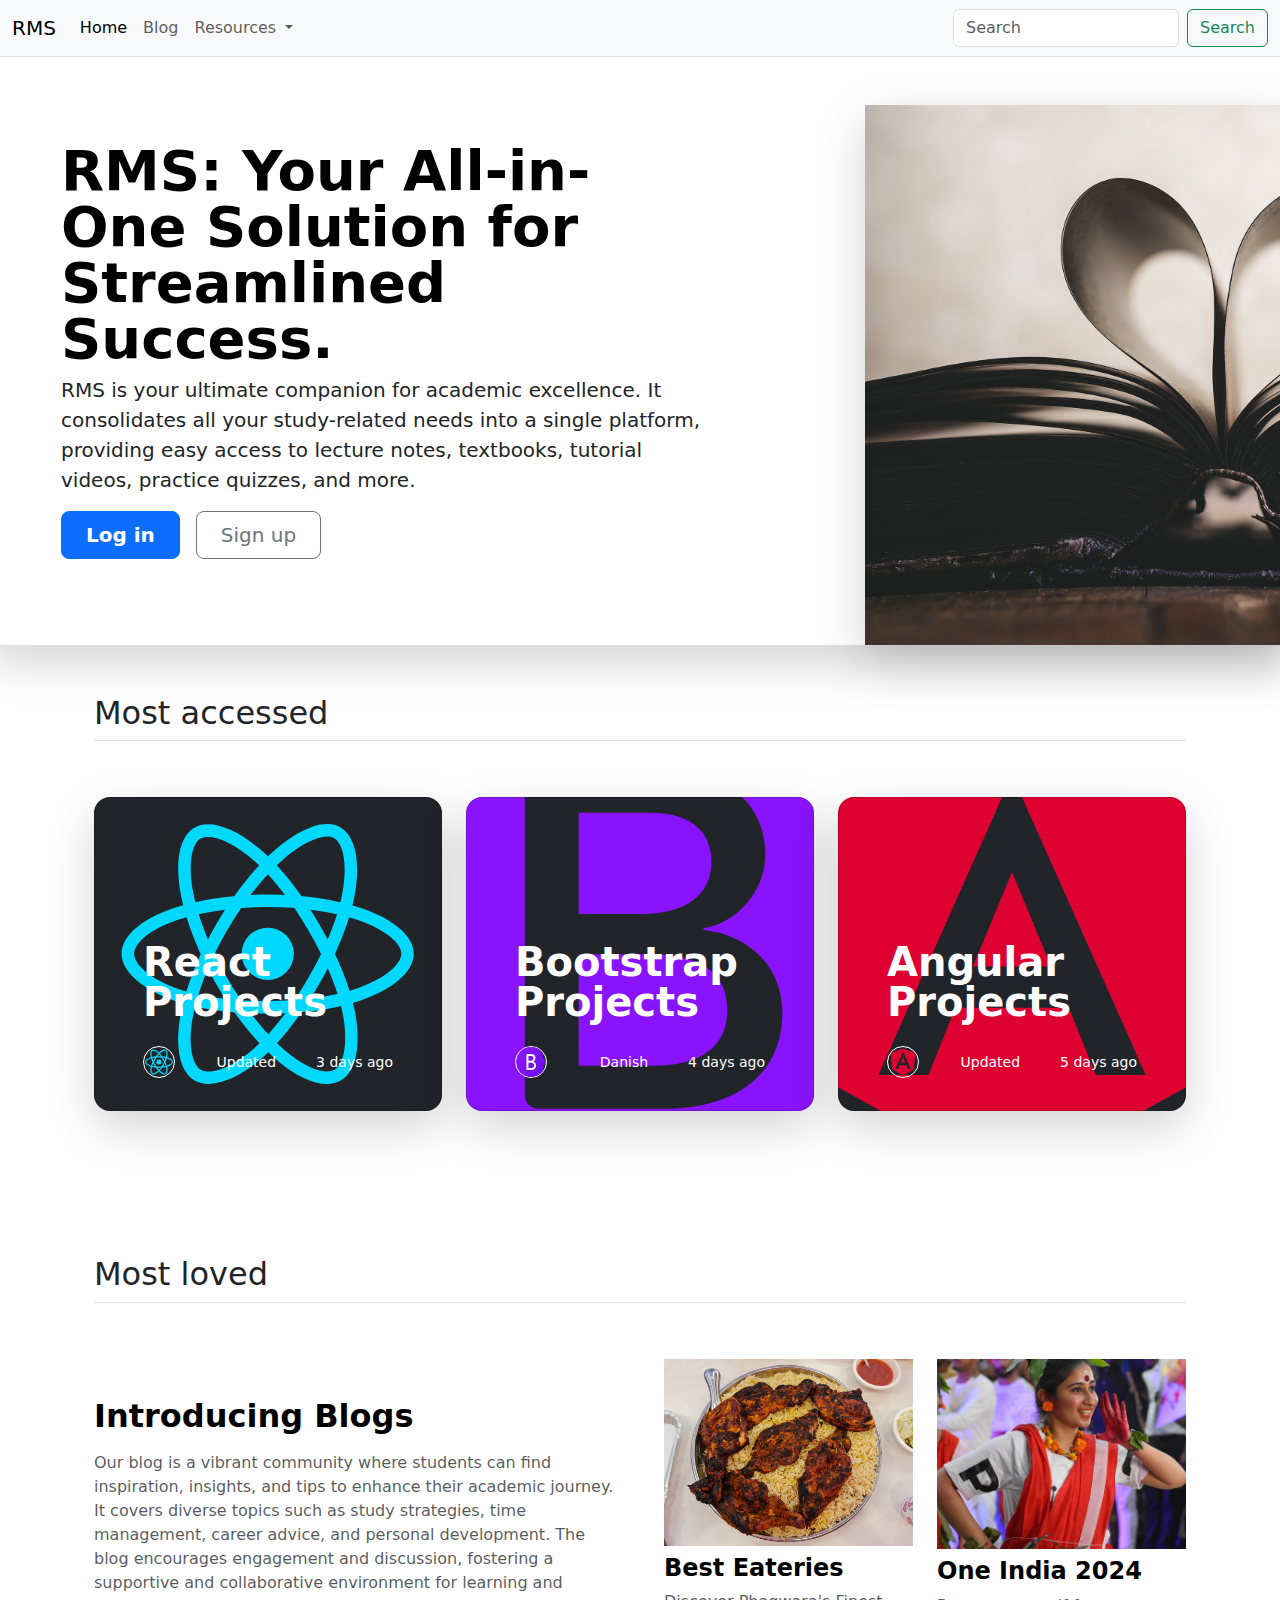
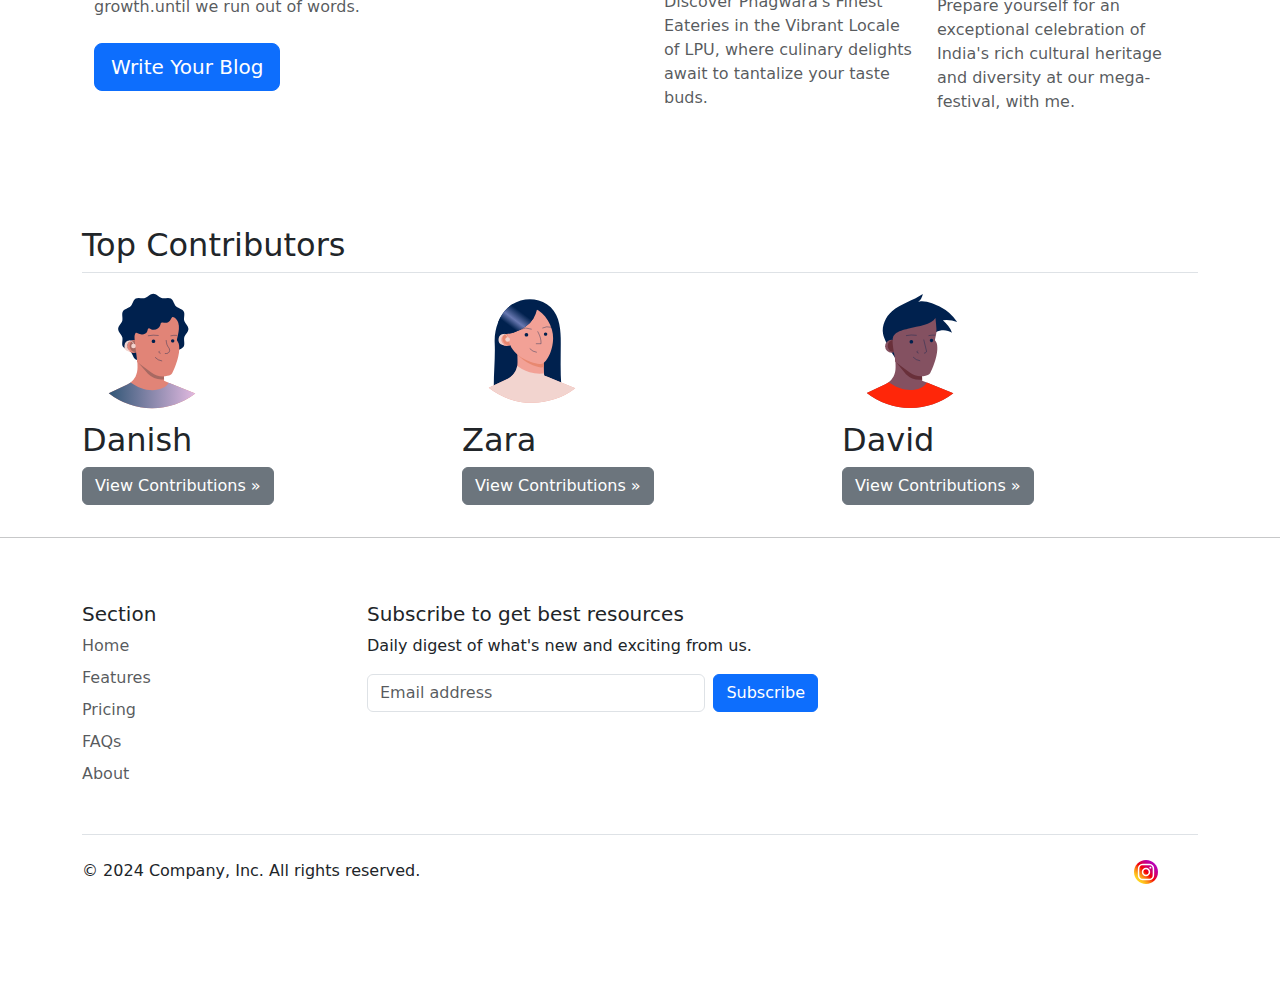
<file: index.html>
<!DOCTYPE html>
<html lang="en">
<head>
    <meta charset="UTF-8">
    <meta name="viewport" content="width=device-width, initial-scale=1.0">
    <title>RMS </title>
    <link href="https://cdn.jsdelivr.net/npm/bootstrap@5.3.3/dist/css/bootstrap.min.css" rel="stylesheet" integrity="sha384-QWTKZyjpPEjISv5WaRU9OFeRpok6YctnYmDr5pNlyT2bRjXh0JMhjY6hW+ALEwIH" crossorigin="anonymous">


</head>
<body>
<!-- navbar -->

<nav class="navbar navbar-expand-lg bg-body-tertiary">
    <div class="container-fluid">
      <a class="navbar-brand" href="index.html">RMS</a>
      <button class="navbar-toggler" type="button" data-bs-toggle="collapse" data-bs-target="#navbarScroll" aria-controls="navbarScroll" aria-expanded="false" aria-label="Toggle navigation">
        <span class="navbar-toggler-icon"></span>
      </button>
      <div class="collapse navbar-collapse" id="navbarScroll">
        <ul class="navbar-nav me-auto my-2 my-lg-0 navbar-nav-scroll" style="--bs-scroll-height: 100px;">
          <li class="nav-item">
            <a class="nav-link active" aria-current="page" href="index.html">Home</a>
          </li>
          <li class="nav-item">
            <a class="nav-link" href="blog.html">Blog</a>
          </li>
          <li class="nav-item dropdown">
            <a class="nav-link dropdown-toggle" href="#" role="button" data-bs-toggle="dropdown" aria-expanded="false">
              Resources
            </a>
            <ul class="dropdown-menu">
              <li><a class="dropdown-item" href="resources.html">B.Tech </a></li>
              <li><a class="dropdown-item" href="resources.html">Pharmacy</a></li>
              <li><a class="dropdown-item" href="resources.html">Agriculture</a></li>
              <li><hr class="dropdown-divider"></li>
              <li><a class="dropdown-item" href="resources.html">All resources</a></li>
            </ul>
          </li>
          
        </ul>
        <form class="d-flex" role="search">
          <input class="form-control me-2" type="search" placeholder="Search" aria-label="Search">
          <button class="btn btn-outline-success" type="submit">Search</button>
        </form>

        

      </div>
    </div>
  </nav>




  <!-- hero -->
  <div class="row p-4 pb-0 pe-lg-0 pt-lg-5 align-items-center rounded-3 border shadow-lg">
    <div class="col-lg-7 p-3 p-lg-5 pt-lg-3">
      <h1 class="display-4 fw-bold lh-1 text-body-emphasis">RMS: Your All-in-One Solution for Streamlined Success.</h1>
      <p class="lead">RMS is your ultimate companion for academic excellence. It consolidates all your study-related needs into a single platform, providing easy access to lecture notes, textbooks, tutorial videos, practice quizzes, and more.</p>
      <div class="d-grid gap-2 d-md-flex justify-content-md-start mb-4 mb-lg-3">
        <a href="login.html" class="btn btn-primary btn-lg px-4 me-md-2 fw-bold">Log in</a>

        <a href="signup.html" class="btn btn-outline-secondary btn-lg px-4"> Sign up</a>
      </div>
    </div>
    <div class="col-lg-4 offset-lg-1 p-0 overflow-hidden shadow-lg">
        <img class="rounded-lg-3" src="./Images/paperHeart.jpg" alt="" width="720">
    </div>
  </div>

  <!-- cards -->
  <div class="container px-4 py-5" id="custom-cards">
    <h2 class="pb-2 border-bottom">Most accessed</h2>

    <div class="row row-cols-1 row-cols-lg-3 align-items-stretch g-4 py-5">
      <div class="col">
        <div class="card card-cover h-100 overflow-hidden text-bg-dark rounded-4 shadow-lg" style="background-image: url('./Images/react.svg'); height: 10px; background-repeat: no-repeat; background-position: center;";>
          <div class="d-flex flex-column h-100 p-5 pb-3 text-white text-shadow-1">
            <h3 class="pt-5 mt-5 mb-4 display-6 lh-1 fw-bold">React Projects</h3>
            <ul class="d-flex list-unstyled mt-auto">
              <li class="me-auto">
                <img src="./Images/react.svg" alt="Bootstrap" width="32" height="32" class="rounded-circle border border-white">
              </li>
              <li class="d-flex align-items-center me-3">
                <svg class="bi me-2" width="1em" height="1em"><use xlink:href="#geo-fill"></use></svg>
                <small>Updated</small>
              </li>
              <li class="d-flex align-items-center">
                <svg class="bi me-2" width="1em" height="1em"><use xlink:href="#calendar3"></use></svg>
                <small>3 days ago</small>
              </li>
            </ul>
          </div>
        </div>
      </div>

      <div class="col">
        <div class="card card-cover h-100 overflow-hidden text-bg-dark rounded-4 shadow-lg" style="background-image: url('./Images/bootstrap-fill-svgrepo-com.svg'); height: 5px; background-repeat: no-repeat; background-position: center;">
          <div class="d-flex flex-column h-100 p-5 pb-3 text-white text-shadow-1">
            <h3 class="pt-5 mt-5 mb-4 display-6 lh-1 fw-bold">Bootstrap Projects</h3>
            <ul class="d-flex list-unstyled mt-auto">
              <li class="me-auto">
                <img src="./Images/Bootstrap_logo.svg" alt="Bootstrap" width="32" height="32" class="rounded-circle border border-white">
              </li>
              <li class="d-flex align-items-center me-3">
                <svg class="bi me-2" width="1em" height="1em"><use xlink:href="#geo-fill"></use></svg>
                <small>Danish</small>
              </li>
              <li class="d-flex align-items-center">
                <svg class="bi me-2" width="1em" height="1em"><use xlink:href="#calendar3"></use></svg>
                <small>4 days ago</small>
              </li>
            </ul>
          </div>
        </div>
      </div>

      <div class="col">
        <div class="card card-cover h-100 overflow-hidden text-bg-dark rounded-4 shadow-lg" style="background-image: url('./Images/angular.svg'); height: 10px; background-repeat: no-repeat; background-position: center;">
          <div class="d-flex flex-column h-100 p-5 pb-3 text-shadow-1">
            <h3 class="pt-5 mt-5 mb-4 display-6 lh-1 fw-bold">Angular Projects</h3>
            <ul class="d-flex list-unstyled mt-auto">
              <li class="me-auto">
                <img src="./Images/angular.svg" alt="Bootstrap" width="32" height="32" class="rounded-circle border border-white">
              </li>
              <li class="d-flex align-items-center me-3">
                <svg class="bi me-2" width="1em" height="1em"><use xlink:href="#geo-fill"></use></svg>
                <small>Updated</small>
              </li>
              <li class="d-flex align-items-center">
                <svg class="bi me-2" width="1em" height="1em"><use xlink:href="#calendar3"></use></svg>
                <small>5 days ago</small>
              </li>
            </ul>
          </div>
        </div>

        
      </div>
    </div>
  </div>

 <!-- blog section -->
 <div class="container px-4 py-5">
    <h2 class="pb-2 border-bottom">Most loved</h2>

    <div class="row row-cols-1 row-cols-md-2 align-items-md-center g-5 py-5">
      <div class="col d-flex flex-column align-items-start gap-2">
        <h2 class="fw-bold text-body-emphasis">Introducing Blogs</h2>
        <p class="text-body-secondary">Our blog is a vibrant community where students can find inspiration, insights, and tips to enhance their academic journey. It covers diverse topics such as study strategies, time management, career advice, and personal development. The blog encourages engagement and discussion, fostering a supportive and collaborative environment for learning and growth.until we run out of words.</p>
        <a href="blog.html" class="btn btn-primary btn-lg">Write Your Blog</a>
      </div>

      <div class="col">
        <div class="row row-cols-1 row-cols-sm-2 g-4">
          <div class="col d-flex flex-column gap-2">
            
            <img src="./Images/mandi.jpg" alt="" srcset="">
            <h4 class="fw-semibold mb-0 text-body-emphasis">Best Eateries</h4>
            <p class="text-body-secondary">Discover Phagwara's Finest Eateries in the Vibrant Locale of LPU, where culinary delights await to tantalize your taste buds. </p>
          </div>

          <div class="col d-flex flex-column gap-2">
            <img src="./Images/oneindia01.jpg" alt="" srcset="">
            <h4 class="fw-semibold mb-0 text-body-emphasis">One India 2024</h4>
            <p class="text-body-secondary">Prepare yourself for an exceptional celebration of India's rich cultural heritage and diversity at our mega-festival, with me.</p>
          </div>

          <!-- <div class="col d-flex flex-column gap-2">
            <img src="./Images/kpop.jpg" alt="" srcset="">
            <h4 class="fw-semibold mb-0 text-body-emphasis">KPOP Event</h4>
            <p class="text-body-secondary"> Get ready to immerse yourself in the pulsating beats, mesmerizing choreography, and infectious energy that define the K-Pop universe.</p>
          </div>

          <div class="col d-flex flex-column gap-2">
            <img src="./Images/record.jpg" alt="" srcset="">
            <h4 class="fw-semibold mb-0 text-body-emphasis">World Record </h4>
            <p class="text-body-secondary">Indulge Your Sweet Tooth: Exploring the World's Largest Display of Macarons! Enjoy the sweet success with me.</p>
          </div> -->
        </div>
      </div>
    </div>
  </div>
  

  <!-- top contributors -->
  <div class="container marketing"> 
    <h2 class="pb-2 border-bottom">Top Contributors</h2>
    <!-- Three columns of text below the carousel -->
    <div class="row">
      <div class="col-lg-4">
        <img src="./Images/avatar3.svg" alt="" srcset="" style="height: 140px;">
      
        <h2 class="fw-normal">Danish </h2>
        <!-- <p>Some representative placeholder content for the three columns of text below the carousel. This is the first column.</p> -->
        <p><a class="btn btn-secondary" href="#">View Contributions »</a></p>
      </div><!-- /.col-lg-4 -->
      <div class="col-lg-4">
        <img src="./Images/avatar2g.svg" alt="" srcset="" style="height: 140px;">
   
        <h2 class="fw-normal">Zara</h2>
        <!-- <p>Another exciting bit of representative placeholder content. This time, we've moved on to the second column.</p> -->
        <p><a class="btn btn-secondary" href="#">View Contributions »</a></p>
      </div><!-- /.col-lg-4 -->
      <div class="col-lg-4">
        <img src="./Images/avatar1.svg" alt="" srcset="" style="height: 140px;">

     
        <h2 class="fw-normal">David</h2>
        <!-- <p>And lastly this, the third column of representative placeholder content.</p> -->
        <p><a class="btn btn-secondary" href="#">View Contributions »</a></p>
      </div><!-- /.col-lg-4 -->
    </div><!-- /.row -->

    


    <!-- <hr class="featurette-divider"> -->

    </div>

    <hr class="featurette-divider">

    <!-- /END THE FEATURETTES -->

  </div>
  

  <!-- footer -->
  <div class="container">
    <footer class="py-5">
      <div class="row">
        <div class="col-6 col-md-2 mb-3">
          <h5>Section</h5>
          <ul class="nav flex-column">
            <li class="nav-item mb-2"><a href="#" class="nav-link p-0 text-body-secondary">Home</a></li>
            <li class="nav-item mb-2"><a href="#" class="nav-link p-0 text-body-secondary">Features</a></li>
            <li class="nav-item mb-2"><a href="#" class="nav-link p-0 text-body-secondary">Pricing</a></li>
            <li class="nav-item mb-2"><a href="#" class="nav-link p-0 text-body-secondary">FAQs</a></li>
            <li class="nav-item mb-2"><a href="#" class="nav-link p-0 text-body-secondary">About</a></li>
          </ul>
        </div>

  
       
        <div class="col-md-5 offset-md-1 mb-3">
          <form>
            <h5>Subscribe to get best resources</h5>
            <p>Daily digest of what's new and exciting from us.</p>
            <div class="d-flex flex-column flex-sm-row w-100 gap-2">
              <label for="newsletter1" class="visually-hidden">Email address</label>
              <input id="newsletter1" type="text" class="form-control" placeholder="Email address">
              <button class="btn btn-primary" type="button">Subscribe</button>
            </div>
          </form>
        </div>
      </div>
  
      <div class="d-flex flex-column flex-sm-row justify-content-between py-4 my-4 border-top">
        <p>© 2024 Company, Inc. All rights reserved.</p>
        <ul class="list-unstyled d-flex">
          <li class="ms-3"><a class="link-body-emphasis" href="#"><svg class="bi" width="24" height="24"><use xlink:href="#twitter"></use></svg></a></li>
          <li class="ms-3"><a class="link-body-emphasis" href="#"><svg class="bi" width="24" height="24"><use xlink:href="./Images/insta.svg"></use></svg></a></li>
          <li class="ms-3"><a class="link-body-emphasis" href="#"><svg class="bi" width="24" height="24"><use xlink:href="#facebook"></use></svg></a></li>
        </ul>
      </div>
    </footer>
  </div>


    
    <script src="https://cdn.jsdelivr.net/npm/bootstrap@5.3.3/dist/js/bootstrap.bundle.min.js" integrity="sha384-YvpcrYf0tY3lHB60NNkmXc5s9fDVZLESaAA55NDzOxhy9GkcIdslK1eN7N6jIeHz" crossorigin="anonymous"></script>
</body>
</html>
</file>
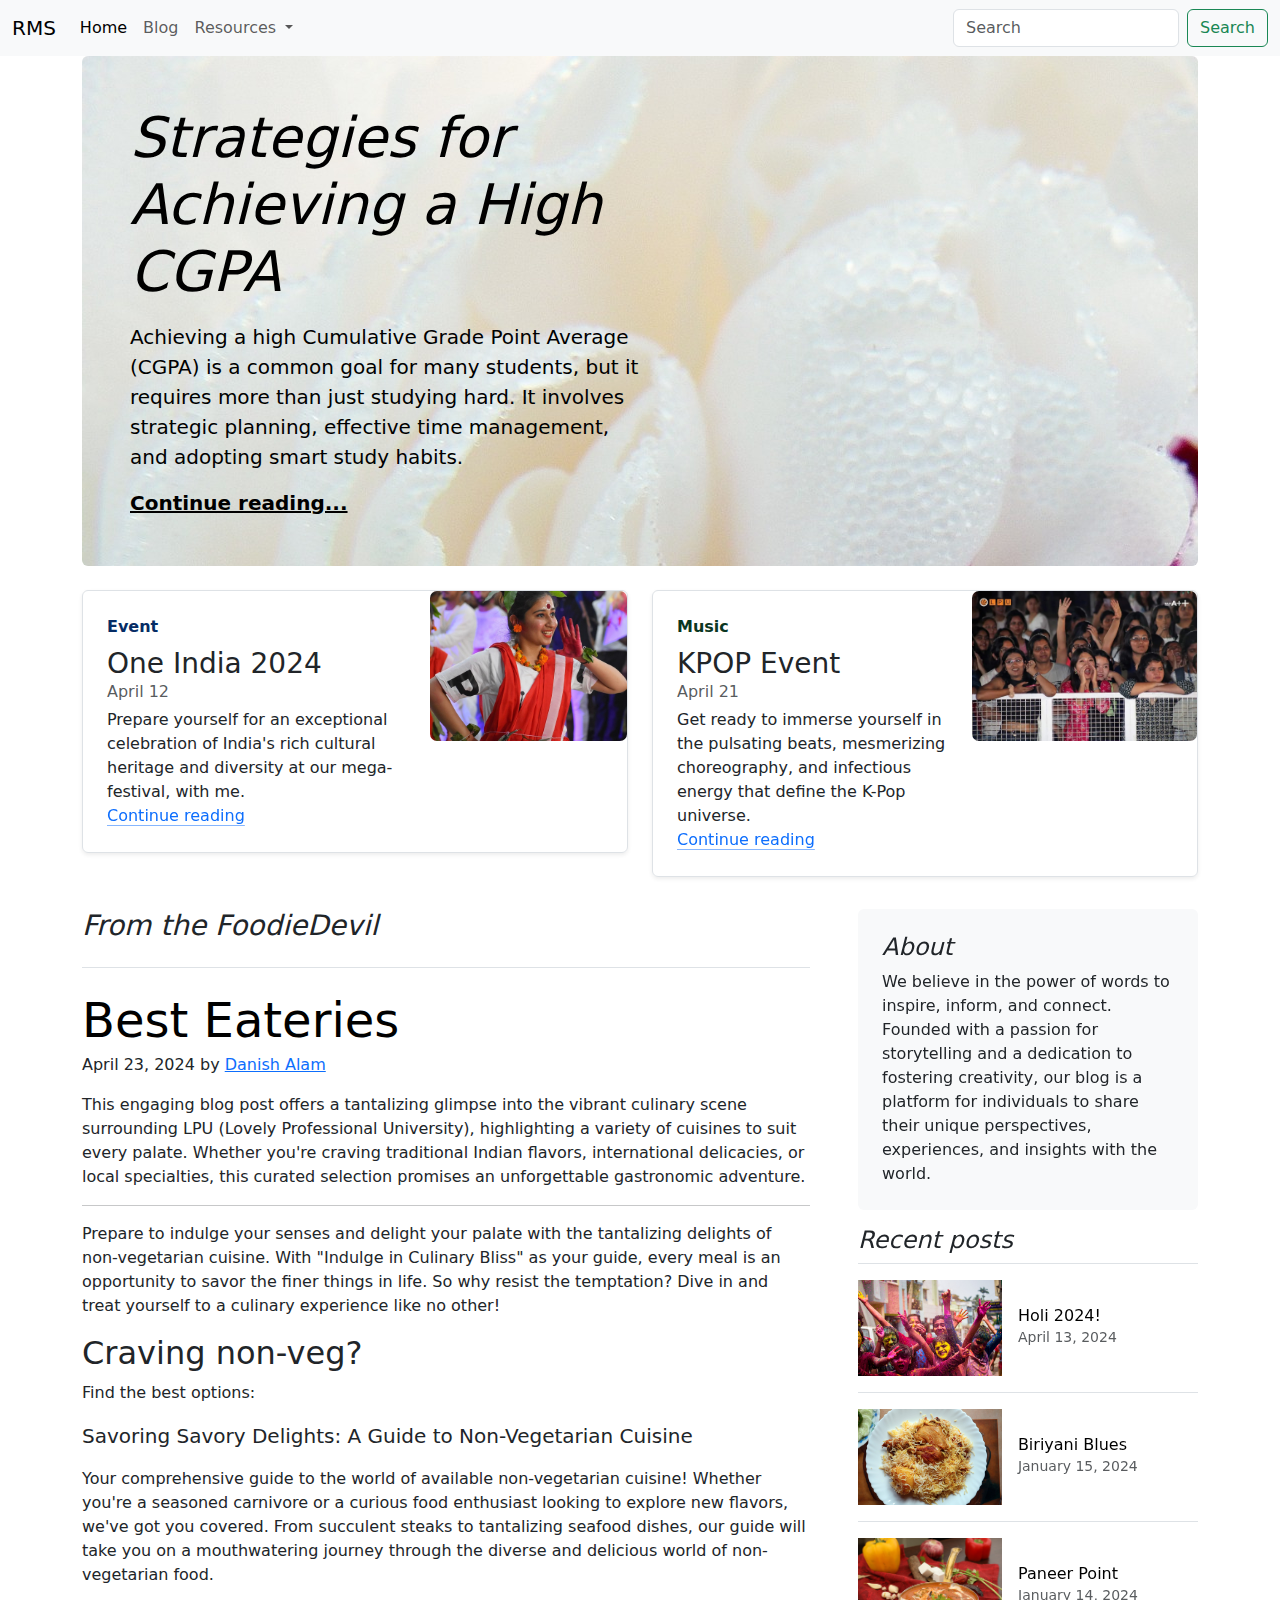
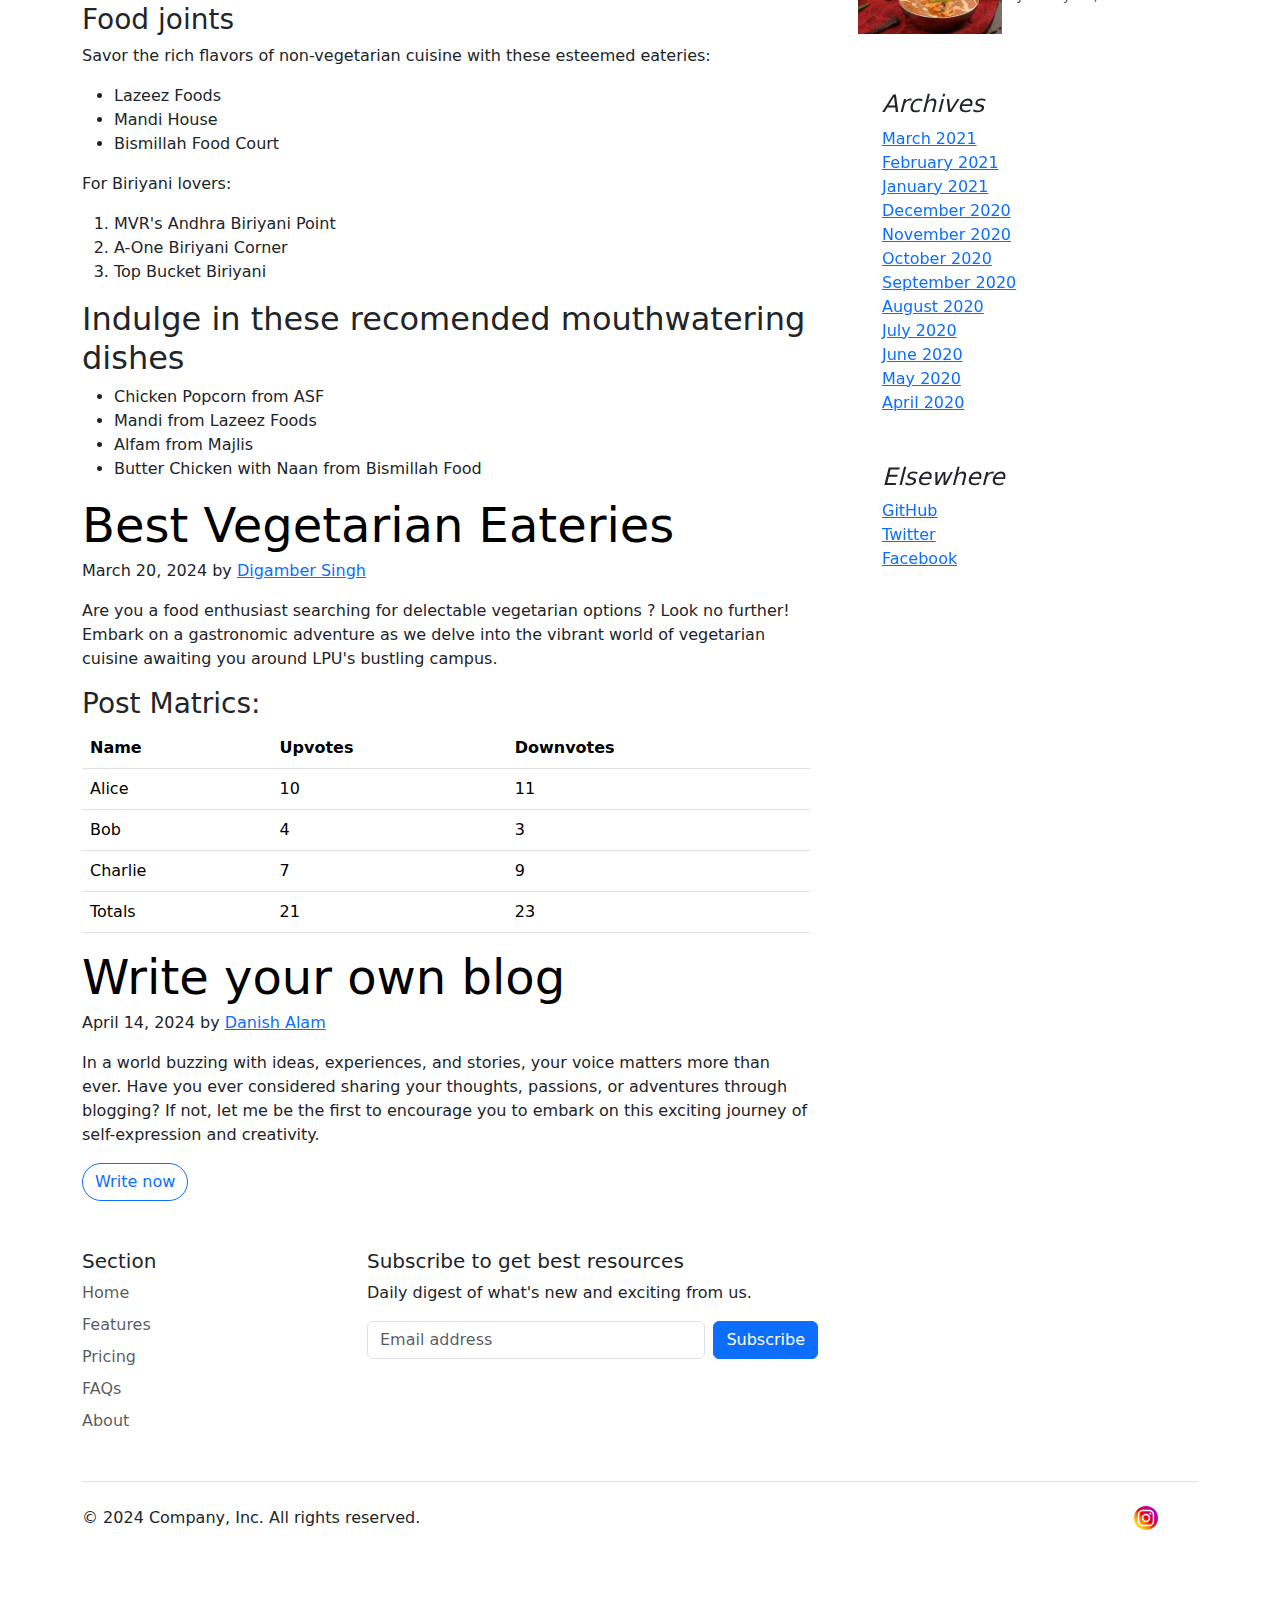
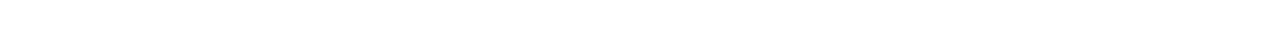
<file: blog.html>
<!DOCTYPE html>
<html lang="en">
<head>
    <meta charset="UTF-8">
    <meta name="viewport" content="width=device-width, initial-scale=1.0">
    <title>Blog</title>
    <link href="https://cdn.jsdelivr.net/npm/bootstrap@5.3.3/dist/css/bootstrap.min.css" rel="stylesheet" integrity="sha384-QWTKZyjpPEjISv5WaRU9OFeRpok6YctnYmDr5pNlyT2bRjXh0JMhjY6hW+ALEwIH" crossorigin="anonymous">
</head>
<body>
    <!-- navbar -->
<nav class="navbar navbar-expand-lg bg-body-tertiary">
    <div class="container-fluid">
      <a class="navbar-brand" href="index.html">RMS</a>
      <button class="navbar-toggler" type="button" data-bs-toggle="collapse" data-bs-target="#navbarScroll" aria-controls="navbarScroll" aria-expanded="false" aria-label="Toggle navigation">
        <span class="navbar-toggler-icon"></span>
      </button>
      <div class="collapse navbar-collapse" id="navbarScroll">
        <ul class="navbar-nav me-auto my-2 my-lg-0 navbar-nav-scroll" style="--bs-scroll-height: 100px;">
          <li class="nav-item">
            <a class="nav-link active" aria-current="page" href="index.html">Home</a>
          </li>
          <li class="nav-item">
            <a class="nav-link" href="blog.html">Blog</a>
          </li>
          <li class="nav-item dropdown">
            <a class="nav-link dropdown-toggle" href="#" role="button" data-bs-toggle="dropdown" aria-expanded="false">
              Resources
            </a>
            <ul class="dropdown-menu">
              <li><a class="dropdown-item" href="resources.html">B.Tech </a></li>
              <li><a class="dropdown-item" href="resources.html">Pharmacy</a></li>
              <li><a class="dropdown-item" href="resources.html">Agriculture</a></li>
              <li><hr class="dropdown-divider"></li>
              <li><a class="dropdown-item" href="resources.html">All resources</a></li>
            </ul>
          </li>
          
        </ul>
        <form class="d-flex" role="search">
          <input class="form-control me-2" type="search" placeholder="Search" aria-label="Search">
          <button class="btn btn-outline-success" type="submit">Search</button>
        </form>

        

      </div>
    </div>
  </nav>
  <!-- blog navbar -->
  <!-- <div class="container">
    <header class="border-bottom lh-1 py-3">
      <div class="row flex-nowrap justify-content-between align-items-center">
        <div class="col-4 pt-1">
          <a class="link-secondary" href="#">Subscribe</a>
        </div>
        <div class="col-4 text-center">
          <a class="blog-header-logo text-body-emphasis text-decoration-none" href="#">Large</a>
        </div>
        <div class="col-4 d-flex justify-content-end align-items-center">
          <a class="link-secondary" href="#" aria-label="Search">
            <svg xmlns="http://www.w3.org/2000/svg" width="20" height="20" fill="none" stroke="currentColor" stroke-linecap="round" stroke-linejoin="round" stroke-width="2" class="mx-3" role="img" viewBox="0 0 24 24"><title>Search</title><circle cx="10.5" cy="10.5" r="7.5"></circle><path d="M21 21l-5.2-5.2"></path></svg>
          </a>
          <a class="btn btn-sm btn-outline-secondary" href="#">Sign up</a>
        </div>
      </div>
    </header>
  
    <div class="nav-scroller py-1 mb-3 border-bottom">
      <nav class="nav nav-underline justify-content-between">
        <a class="nav-item nav-link link-body-emphasis active" href="#">World</a>
        <a class="nav-item nav-link link-body-emphasis" href="#">U.S.</a>
        <a class="nav-item nav-link link-body-emphasis" href="#">Technology</a>
        <a class="nav-item nav-link link-body-emphasis" href="#">Design</a>
        <a class="nav-item nav-link link-body-emphasis" href="#">Culture</a>
        <a class="nav-item nav-link link-body-emphasis" href="#">Business</a>
        <a class="nav-item nav-link link-body-emphasis" href="#">Politics</a>
        <a class="nav-item nav-link link-body-emphasis" href="#">Opinion</a>
        <a class="nav-item nav-link link-body-emphasis" href="#">Science</a>
        <a class="nav-item nav-link link-body-emphasis" href="#">Health</a>
        <a class="nav-item nav-link link-body-emphasis" href="#">Style</a>
        <a class="nav-item nav-link link-body-emphasis" href="#">Travel</a>
      </nav>
    </div>
  </div> -->


  <!-- blog body -->
  <main class="container">
    <div class="p-4 p-md-5 mb-4 rounded text-body-emphasis bg-body-secondary" style="background-image: url(./Images/peony-4287589_1920.jpg);">
      <div class="col-lg-6 px-0">
        <h1 class="display-4 fst-italic"> Strategies for Achieving a High CGPA</h1>
        <p class="lead my-3">Achieving a high Cumulative Grade Point Average (CGPA) is a common goal for many students, but it requires more than just studying hard. It involves strategic planning, effective time management, and adopting smart study habits.</p>
        <p class="lead mb-0"><a href="#" class="text-body-emphasis fw-bold">Continue reading...</a></p>
      </div>
    </div>
  
    <div class="row mb-2">
      <div class="col-md-6">
        <div class="row g-0 border rounded overflow-hidden flex-md-row mb-4 shadow-sm h-md-250 position-relative">
          <div class="col p-4 d-flex flex-column position-static">
            <strong class="d-inline-block mb-2 text-primary-emphasis">Event</strong>
            <h3 class="mb-0">One India 2024</h3>
            <div class="mb-1 text-body-secondary">April 12</div>
            <p class="card-text mb-auto">Prepare yourself for an exceptional celebration of India's rich cultural heritage and diversity at our mega-festival, with me.</p>
            <a href="#" class="icon-link gap-1 icon-link-hover stretched-link">
              Continue reading
              <svg class="bi"><use xlink:href="#chevron-right"></use></svg>
            </a>
          </div>
          <div class="col-auto d-none d-lg-block">
            <img src="./Images/oneindia01.jpg" alt="" srcset="" height="150px" style="border-radius: 7px;">
          </div>
        </div>
      </div>
      <div class="col-md-6">
        <div class="row g-0 border rounded overflow-hidden flex-md-row mb-4 shadow-sm h-md-250 position-relative">
          <div class="col p-4 d-flex flex-column position-static">
            <strong class="d-inline-block mb-2 text-success-emphasis">Music</strong>
            <h3 class="mb-0">KPOP Event</h3>
            <div class="mb-1 text-body-secondary">April 21</div>
            <p class="mb-auto">Get ready to immerse yourself in the pulsating beats, mesmerizing choreography, and infectious energy that define the K-Pop universe.</p>
            <a href="#" class="icon-link gap-1 icon-link-hover stretched-link">
              Continue reading
              <svg class="bi"><use xlink:href="#chevron-right"></use></svg>
            </a>
          </div>
          <div class="col-auto d-none d-lg-block">
            <img src="./Images/kpop.jpg" alt="" srcset="" height="150px" style="border-radius: 7px;">

          </div>
        </div>
      </div>
    </div>
  
    <div class="row g-5">
      <div class="col-md-8">
        <h3 class="pb-4 mb-4 fst-italic border-bottom">
          From the FoodieDevil
        </h3>
  
        <article class="blog-post">
          <h2 class="display-5 link-body-emphasis mb-1">Best Eateries</h2>
          <p class="blog-post-meta">April 23, 2024 by <a href="#">Danish Alam</a></p>
  
          <p>This engaging blog post offers a tantalizing glimpse into the vibrant culinary scene surrounding LPU (Lovely Professional University), highlighting a variety of cuisines to suit every palate. Whether you're craving traditional Indian flavors, international delicacies, or local specialties, this curated selection promises an unforgettable gastronomic adventure.</p>
          <hr>
          <p>Prepare to indulge your senses and delight your palate with the tantalizing delights of non-vegetarian cuisine. With "Indulge in Culinary Bliss" as your guide, every meal is an opportunity to savor the finer things in life. So why resist the temptation? Dive in and treat yourself to a culinary experience like no other!</p>
          <h2>Craving non-veg?</h2>
          <p>Find the best options:</p>
          <blockquote class="blockquote">
            <p>Savoring Savory Delights: A Guide to Non-Vegetarian Cuisine</p>
          </blockquote>
          <p>Your comprehensive guide to the world of available non-vegetarian cuisine! Whether you're a seasoned carnivore or a curious food enthusiast looking to explore new flavors, we've got you covered. From succulent steaks to tantalizing seafood dishes, our guide will take you on a mouthwatering journey through the diverse and delicious world of non-vegetarian food.</p>
          <h3>Food joints</h3>
          <p>
            Savor the rich flavors of non-vegetarian cuisine  with these esteemed eateries:</p>
          <ul>
            <li>Lazeez Foods</li>
            <li>Mandi House</li>
            <li>Bismillah Food Court</li>
          </ul>
          <p>For Biriyani lovers:</p>
          <ol>
            <li>MVR's Andhra Biriyani Point</li>
            <li>A-One Biriyani Corner</li>
            <li>Top Bucket Biriyani</li>
          </ol>
          <!-- <p>And this is a definition list:</p>
          <dl>
            <dt>HyperText Markup Language (HTML)</dt>
            <dd>The language used to describe and define the content of a Web page</dd>
            <dt>Cascading Style Sheets (CSS)</dt>
            <dd>Used to describe the appearance of Web content</dd>
            <dt>JavaScript (JS)</dt>
            <dd>The programming language used to build advanced Web sites and applications</dd>
          </dl> -->
          <h2>Indulge in these recomended mouthwatering dishes</h2>
          
          <ul>
            <li>Chicken Popcorn from ASF</li>
            <li>Mandi from Lazeez Foods</li>
            <li>Alfam from Majlis</li>
            <li>Butter Chicken with Naan from Bismillah Food</li>
            
            
          </ul>
          <!-- <p>Most of these elements are styled by browsers with few modifications on our part.</p>
          <h2>Heading</h2>
          <p>This is some additional paragraph placeholder content. It has been written to fill the available space and show how a longer snippet of text affects the surrounding content. We'll repeat it often to keep the demonstration flowing, so be on the lookout for this exact same string of text.</p>
          <h3>Sub-heading</h3>
          <p>This is some additional paragraph placeholder content. It has been written to fill the available space and show how a longer snippet of text affects the surrounding content. We'll repeat it often to keep the demonstration flowing, so be on the lookout for this exact same string of text.</p>
          <pre><code>Example code block</code></pre>
          <p>This is some additional paragraph placeholder content. It's a slightly shorter version of the other highly repetitive body text used throughout.</p> -->
        </article>
  
        <article class="blog-post">
          <h2 class="display-5 link-body-emphasis mb-1">Best Vegetarian Eateries</h2>
          <p class="blog-post-meta">March 20, 2024 by <a href="#">Digamber Singh</a></p>
  
          <p>Are you a food enthusiast searching for delectable vegetarian options ? Look no further! Embark on a gastronomic adventure as we delve into the vibrant world of vegetarian cuisine awaiting you around LPU's bustling campus.</p>
          <blockquote>
            <!-- <p>Longer quote goes here, maybe with some <strong>emphasized text</strong> in the middle of it.</p>
          </blockquote>
          <p>This is some additional paragraph placeholder content. It has been written to fill the available space and show how a longer snippet of text affects the surrounding content. We'll repeat it often to keep the demonstration flowing, so be on the lookout for this exact same string of text.</p> -->
          <h3>Post Matrics:</h3>
          <!-- <p>And don't forget about tables in these posts:</p> -->
          <table class="table">
            <thead>
              <tr>
                <th>Name</th>
                <th>Upvotes</th>
                <th>Downvotes</th>
              </tr>
            </thead>
            <tbody>
              <tr>
                <td>Alice</td>
                <td>10</td>
                <td>11</td>
              </tr>
              <tr>
                <td>Bob</td>
                <td>4</td>
                <td>3</td>
              </tr>
              <tr>
                <td>Charlie</td>
                <td>7</td>
                <td>9</td>
              </tr>
            </tbody>
            <tfoot>
              <tr>
                <td>Totals</td>
                <td>21</td>
                <td>23</td>
              </tr>
            </tfoot>
          </table>
  
          <!-- <p>This is some additional paragraph placeholder content. It's a slightly shorter version of the other highly repetitive body text used throughout.</p> -->
        </article>
  
        <article class="blog-post">
          <h2 class="display-5 link-body-emphasis mb-1">Write your own blog</h2>
          <p class="blog-post-meta">April 14, 2024 by <a href="#">Danish Alam</a></p>
  
          <p>In a world buzzing with ideas, experiences, and stories, your voice matters more than ever. Have you ever considered sharing your thoughts, passions, or adventures through blogging? If not, let me be the first to encourage you to embark on this exciting journey of self-expression and creativity.</p>
          <!-- <ul>
            <li>First list item</li>
            <li>Second list item with a longer description</li>
            <li>Third list item to close it out</li>
          </ul>
          <p>This is some additional paragraph placeholder content. It's a slightly shorter version of the other highly repetitive body text used throughout.</p> -->
        </article>
  
        <nav class="blog-pagination" aria-label="Pagination">
          <a class="btn btn-outline-primary rounded-pill" href="#">Write now</a>
          <!-- <a class="btn btn-outline-secondary rounded-pill disabled" aria-disabled="true">Newer</a> -->
        </nav>
  
      </div>
  
      <div class="col-md-4">
        <div class="position-sticky" style="top: 2rem;">
          <div class="p-4 mb-3 bg-body-tertiary rounded">
            <h4 class="fst-italic">About</h4>
            <p class="mb-0">We believe in the power of words to inspire, inform, and connect. Founded with a passion for storytelling and a dedication to fostering creativity, our blog is a platform for individuals to share their unique perspectives, experiences, and insights with the world.</p>
          </div>
  
          <div>
            <h4 class="fst-italic">Recent posts</h4>
            <ul class="list-unstyled">
              <li>
                <a class="d-flex flex-column flex-lg-row gap-3 align-items-start align-items-lg-center py-3 link-body-emphasis text-decoration-none border-top" href="#">
                  <img src="./Images/Holi.jpg" alt="" srcset="" height="96">
                  <div class="col-lg-8">
                    <h6 class="mb-0">Holi 2024!</h6>
                    <small class="text-body-secondary">April 13, 2024</small>
                  </div>
                </a>
              </li>
              <li>
                <a class="d-flex flex-column flex-lg-row gap-3 align-items-start align-items-lg-center py-3 link-body-emphasis text-decoration-none border-top" href="#">
                  <img src="./Images/biriyani.jpg" alt="" srcset="" height="96">
                  <div class="col-lg-8">
                    <h6 class="mb-0">Biriyani Blues</h6>
                    <small class="text-body-secondary">January 15, 2024</small>
                  </div>
                </a>
              </li>
              <li>
                <a class="d-flex flex-column flex-lg-row gap-3 align-items-start align-items-lg-center py-3 link-body-emphasis text-decoration-none border-top" href="#">
                  <img src="./Images/paneer-7043098_1280.jpg" alt="" srcset="" height="96">
                  <div class="col-lg-8">
                    <h6 class="mb-0">Paneer Point</h6>
                    <small class="text-body-secondary">January 14, 2024</small>
                  </div>
                </a>
              </li>
              
            </ul>
          </div>
  
          <div class="p-4">
            <h4 class="fst-italic">Archives</h4>
            <ol class="list-unstyled mb-0">
              <li><a href="#">March 2021</a></li>
              <li><a href="#">February 2021</a></li>
              <li><a href="#">January 2021</a></li>
              <li><a href="#">December 2020</a></li>
              <li><a href="#">November 2020</a></li>
              <li><a href="#">October 2020</a></li>
              <li><a href="#">September 2020</a></li>
              <li><a href="#">August 2020</a></li>
              <li><a href="#">July 2020</a></li>
              <li><a href="#">June 2020</a></li>
              <li><a href="#">May 2020</a></li>
              <li><a href="#">April 2020</a></li>
            </ol>
          </div>
  
          <div class="p-4">
            <h4 class="fst-italic">Elsewhere</h4>
            <ol class="list-unstyled">
              <li><a href="#">GitHub</a></li>
              <li><a href="#">Twitter</a></li>
              <li><a href="#">Facebook</a></li>
            </ol>
          </div>
        </div>
      </div>
    </div>
  
  </main>

  <!--  -->





<!-- footer -->
<div class="container">
    <footer class="py-5">
      <div class="row">
        <div class="col-6 col-md-2 mb-3">
          <h5>Section</h5>
          <ul class="nav flex-column">
            <li class="nav-item mb-2"><a href="#" class="nav-link p-0 text-body-secondary">Home</a></li>
            <li class="nav-item mb-2"><a href="#" class="nav-link p-0 text-body-secondary">Features</a></li>
            <li class="nav-item mb-2"><a href="#" class="nav-link p-0 text-body-secondary">Pricing</a></li>
            <li class="nav-item mb-2"><a href="#" class="nav-link p-0 text-body-secondary">FAQs</a></li>
            <li class="nav-item mb-2"><a href="#" class="nav-link p-0 text-body-secondary">About</a></li>
          </ul>
        </div>

  
       
        <div class="col-md-5 offset-md-1 mb-3">
          <form>
            <h5>Subscribe to get best resources</h5>
            <p>Daily digest of what's new and exciting from us.</p>
            <div class="d-flex flex-column flex-sm-row w-100 gap-2">
              <label for="newsletter1" class="visually-hidden">Email address</label>
              <input id="newsletter1" type="text" class="form-control" placeholder="Email address">
              <button class="btn btn-primary" type="button">Subscribe</button>
            </div>
          </form>
        </div>
      </div>
  
      <div class="d-flex flex-column flex-sm-row justify-content-between py-4 my-4 border-top">
        <p>© 2024 Company, Inc. All rights reserved.</p>
        <ul class="list-unstyled d-flex">
          <li class="ms-3"><a class="link-body-emphasis" href="#"><svg class="bi" width="24" height="24"><use xlink:href="#twitter"></use></svg></a></li>
          <li class="ms-3"><a class="link-body-emphasis" href="#"><svg class="bi" width="24" height="24"><use xlink:href="./Images/insta.svg"></use></svg></a></li>
          <li class="ms-3"><a class="link-body-emphasis" href="#"><svg class="bi" width="24" height="24"><use xlink:href="#facebook"></use></svg></a></li>
        </ul>
      </div>
    </footer>
  </div>


    
    <script src="https://cdn.jsdelivr.net/npm/bootstrap@5.3.3/dist/js/bootstrap.bundle.min.js" integrity="sha384-YvpcrYf0tY3lHB60NNkmXc5s9fDVZLESaAA55NDzOxhy9GkcIdslK1eN7N6jIeHz" crossorigin="anonymous"></script>
</body>
</html>
</file>
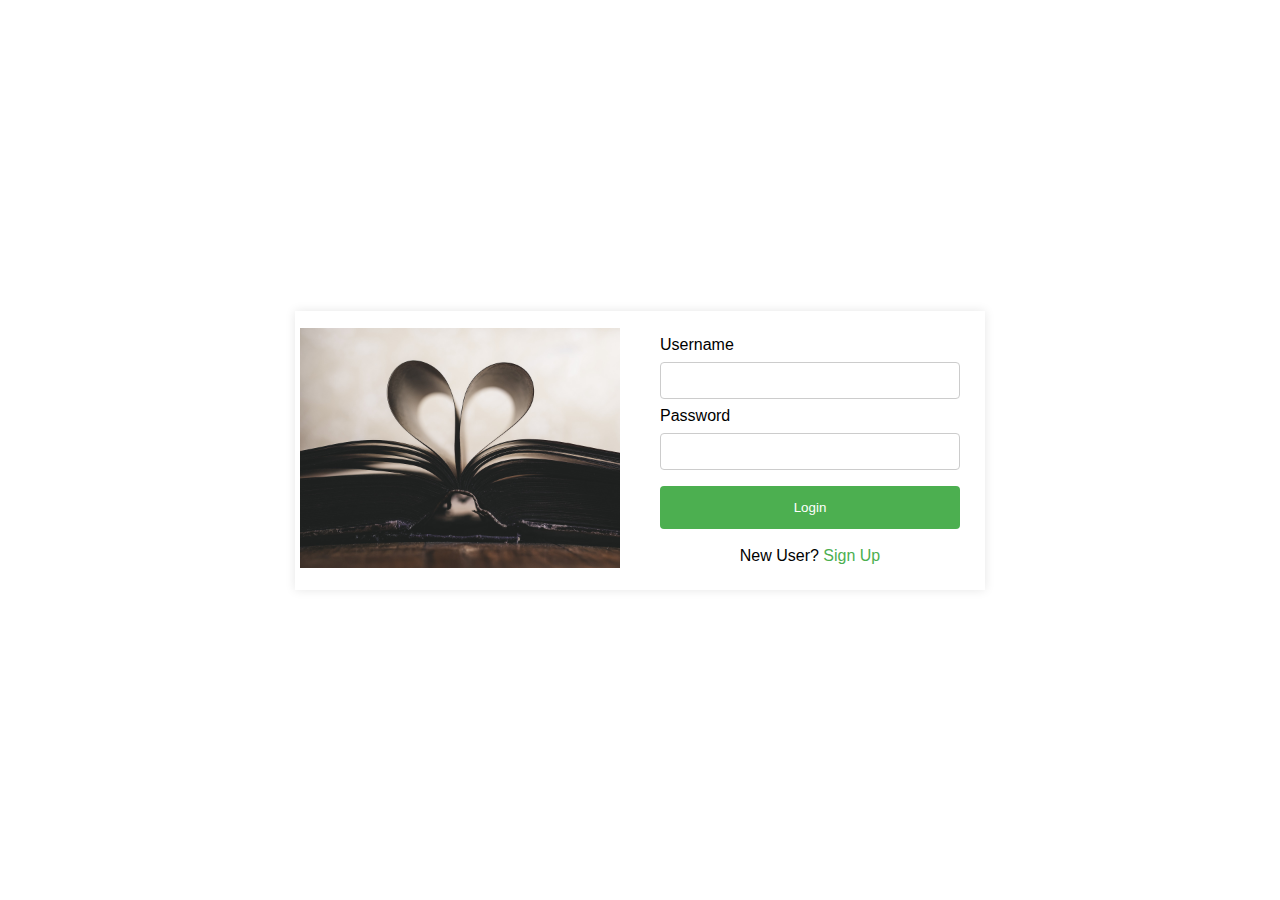
<file: login.html>
<!DOCTYPE html>
<html lang="en">
<head>
    <meta charset="UTF-8">
    <meta name="viewport" content="width=device-width, initial-scale=1.0">
    <title>Login Page</title>
    <link rel="stylesheet" href="style.css">
</head>
<body>
    
    <div class="login-container">
        
        <div class="login-container1">
            
            
      <div class="logimg">
        <img src="./Images/paperHeart.jpg" alt="" srcset="">

      </div>
      <div class="logform">
        <div class="container">
            
            <form id="loginForm">
              <label for="username">Username</label>
              <input type="text" id="username" name="username" required>
              <label for="password">Password</label>
              <input type="password" id="password" name="password" required>
              <input type="submit" value="Login">
              
            </form>
            <div class="switch-btn">
              <p>New User? <a href="signup.html">Sign Up</a></p>
            </div>
          </div>

      </div>
    </div>
    </div>
    <script src="script.js"></script>
</body>
</html>
</file>
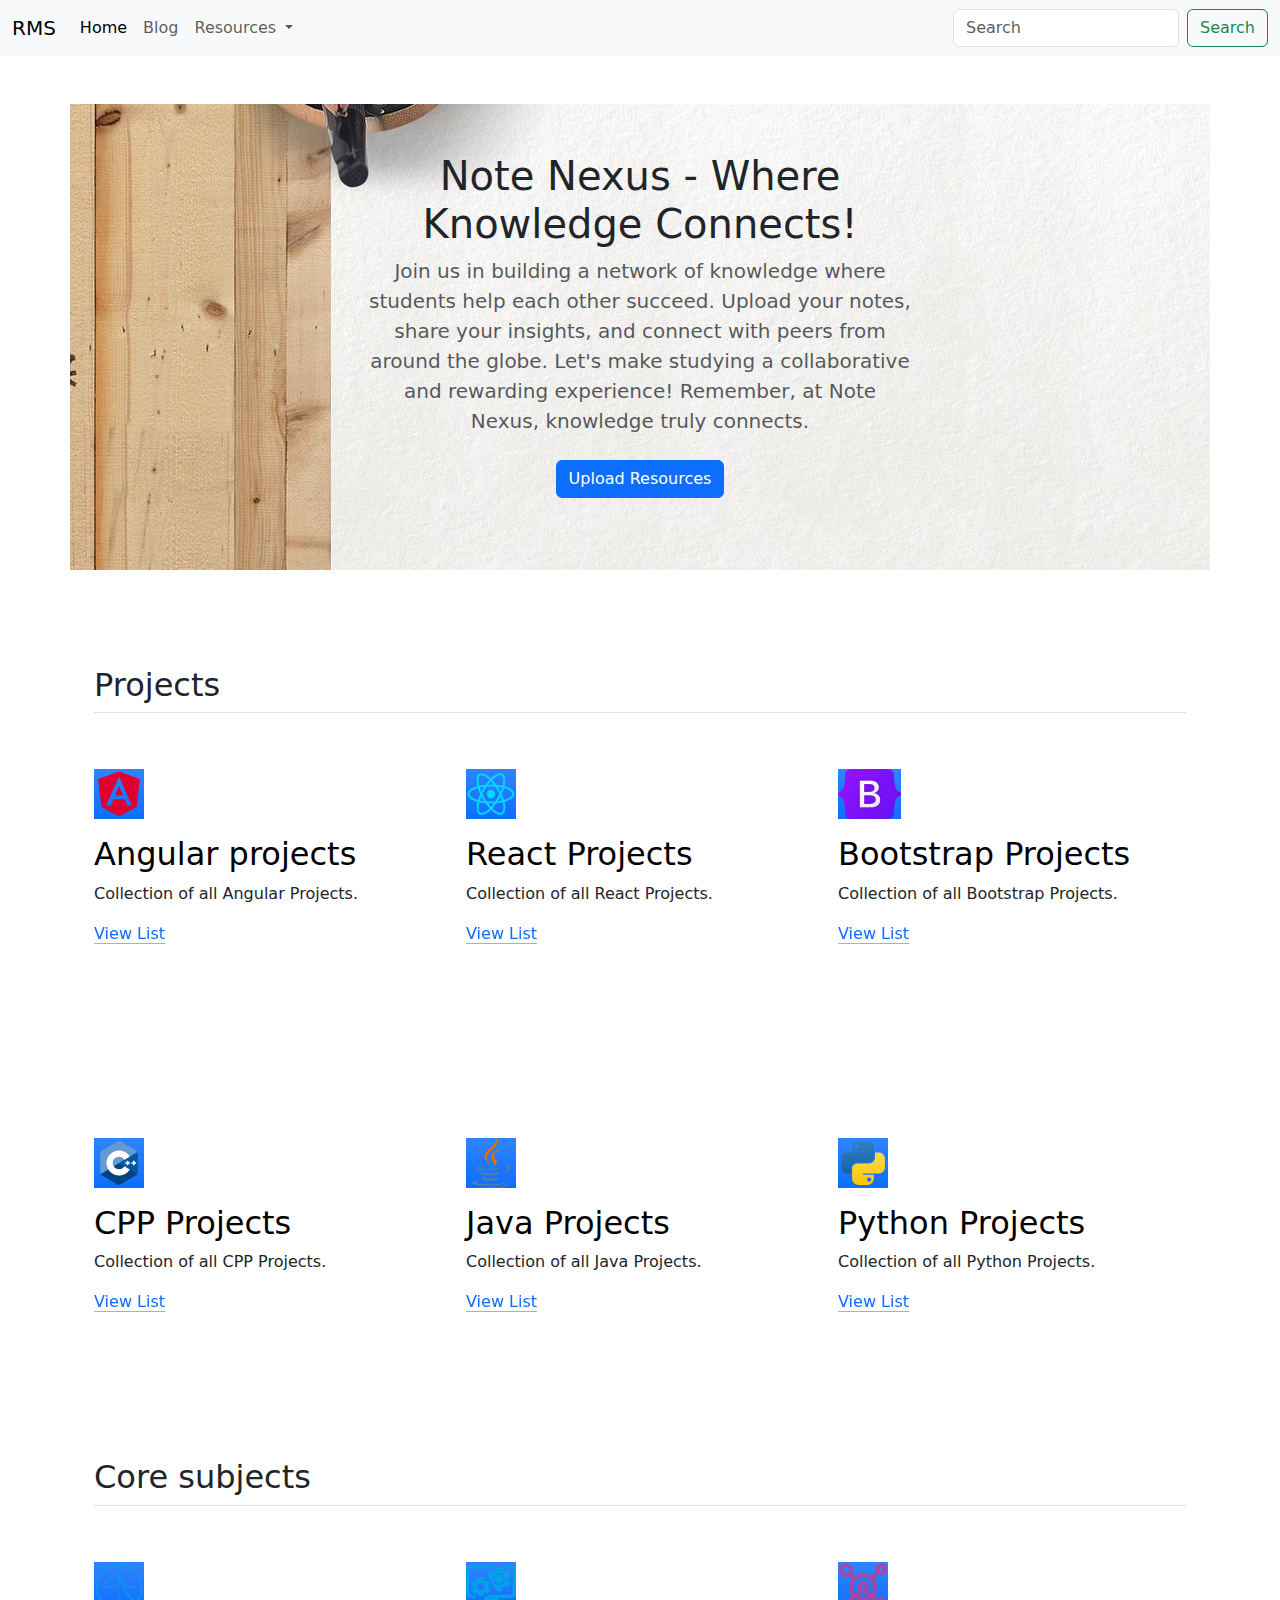
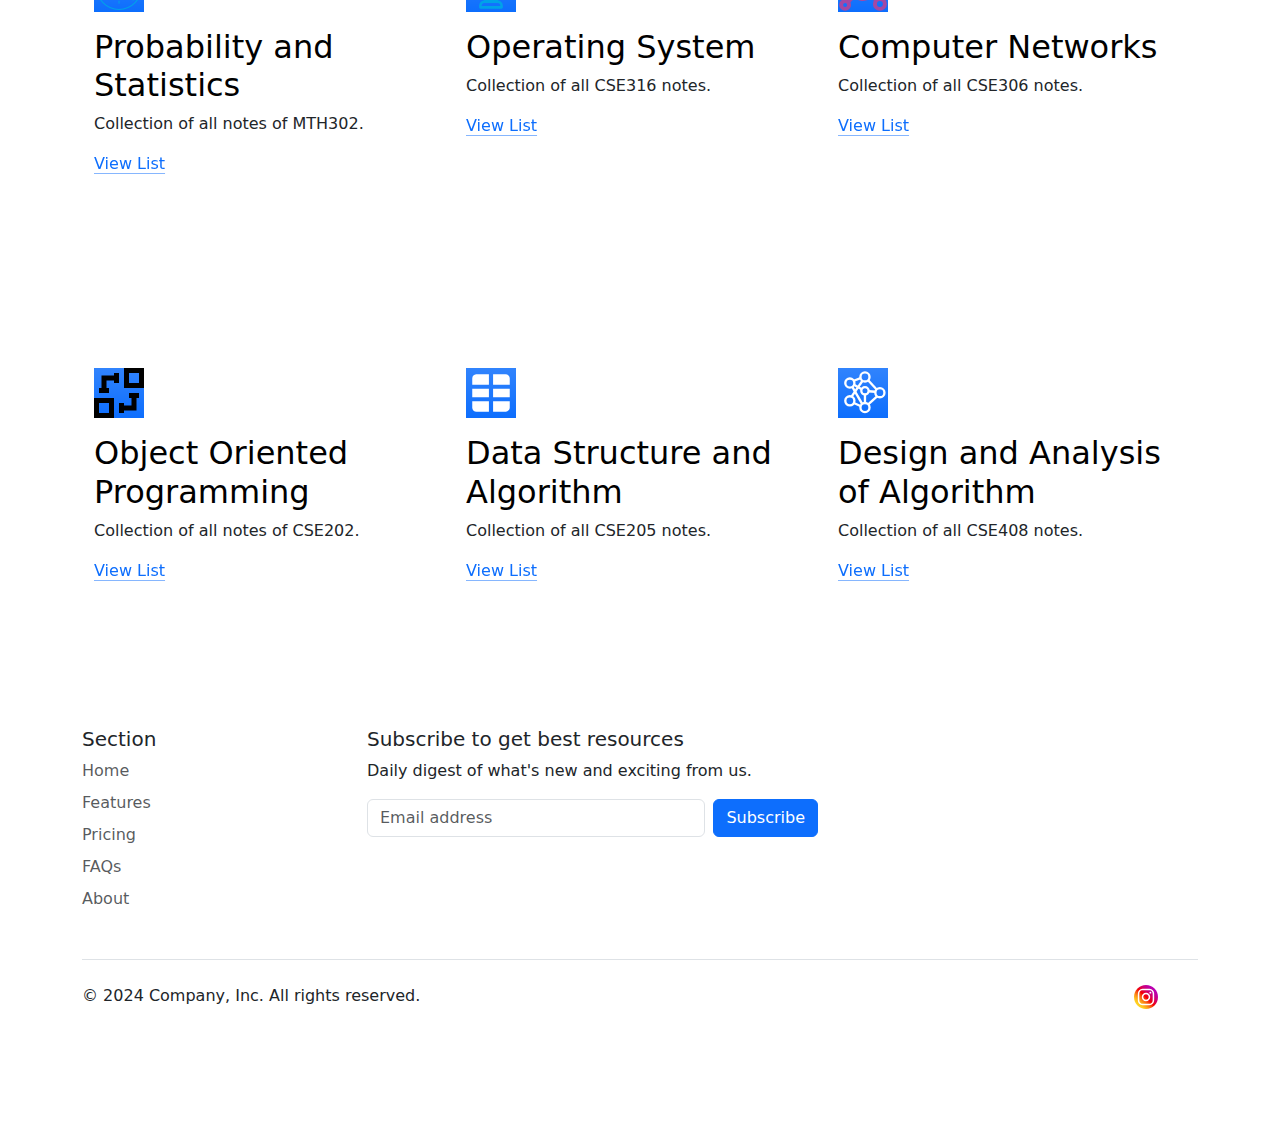
<file: resources.html>
<!DOCTYPE html>
<html lang="en">
<head>
    <meta charset="UTF-8">
    <meta name="viewport" content="width=device-width, initial-scale=1.0">
    <title>Resources</title>
    <link href="https://cdn.jsdelivr.net/npm/bootstrap@5.3.3/dist/css/bootstrap.min.css" rel="stylesheet" integrity="sha384-QWTKZyjpPEjISv5WaRU9OFeRpok6YctnYmDr5pNlyT2bRjXh0JMhjY6hW+ALEwIH" crossorigin="anonymous">
</head>
<body>

    <!-- navbar -->

<nav class="navbar navbar-expand-lg bg-body-tertiary">
    <div class="container-fluid">
      <a class="navbar-brand" href="index.html">RMS</a>
      <button class="navbar-toggler" type="button" data-bs-toggle="collapse" data-bs-target="#navbarScroll" aria-controls="navbarScroll" aria-expanded="false" aria-label="Toggle navigation">
        <span class="navbar-toggler-icon"></span>
      </button>
      <div class="collapse navbar-collapse" id="navbarScroll">
        <ul class="navbar-nav me-auto my-2 my-lg-0 navbar-nav-scroll" style="--bs-scroll-height: 100px;">
          <li class="nav-item">
            <a class="nav-link active" aria-current="page" href="index.html">Home</a>
          </li>
          <li class="nav-item">
            <a class="nav-link" href="blog.html">Blog</a>
          </li>
          <li class="nav-item dropdown">
            <a class="nav-link dropdown-toggle" href="#" role="button" data-bs-toggle="dropdown" aria-expanded="false">
              Resources
            </a>
            <ul class="dropdown-menu">
              <li><a class="dropdown-item" href="resources.html">B.Tech </a></li>
              <li><a class="dropdown-item" href="resources.html">Pharmacy</a></li>
              <li><a class="dropdown-item" href="resources.html">Agriculture</a></li>
              <li><hr class="dropdown-divider"></li>
              <li><a class="dropdown-item" href="resources.html">All resources</a></li>
            </ul>
          </li>
          
        </ul>
        <form class="d-flex" role="search">
          <input class="form-control me-2" type="search" placeholder="Search" aria-label="Search">
          <button class="btn btn-outline-success" type="submit">Search</button>
        </form>

        

      </div>
    </div>
  </nav>


  <!-- trending -->

  <section class="py-5 text-center container">
    <div class="row py-lg-5" style="background-image: url(./Images/drawing-pad-1209781_1920.jpg);">
      <div class="col-lg-6 col-md-8 mx-auto">
        <h1 class="fw-light"> Note Nexus - Where Knowledge Connects!</h1>
        <p class="lead text-body-secondary">Join us in building a network of knowledge where students help each other succeed. Upload your notes, share your insights, and connect with peers from around the globe. Let's make studying a collaborative and rewarding experience! Remember, at Note Nexus, knowledge truly connects.</p>
        <p>
          <a href="#" class="btn btn-primary my-2">Upload Resources</a>
          
        </p>
      </div>
    </div>
  </section>

  <!-- notes -->
  <div class="container px-4 py-5" id="featured-3">
    <h2 class="pb-2 border-bottom">Projects</h2>
    <div class="row g-4 py-5 row-cols-1 row-cols-lg-3">
      <div class="feature col">
        <div class="feature-icon d-inline-flex align-items-center justify-content-center text-bg-primary bg-gradient fs-2 mb-3">
          <!-- <svg class="bi" width="1em" height="1em"><use xlink:href=""></use></svg> -->
          <img src="./Images/angular.svg" alt="" srcset=""  height="50em">
          
        </div>
        <h3 class="fs-2 text-body-emphasis">Angular projects</h3>
        <p>Collection of all Angular Projects.</p>
        <a href="#" class="icon-link">
          View List
          <svg class="bi"><use xlink:href="#chevron-right"></use></svg>
        </a>
      </div>
      <div class="feature col">
        <div class="feature-icon d-inline-flex align-items-center justify-content-center text-bg-primary bg-gradient fs-2 mb-3">
          <!-- <svg class="bi" width="1em" height="1em"><use xlink:href="#people-circle"></use></svg> -->
          <img src="./Images/react.svg" alt="" srcset="" height="50em">
        </div>
        <h3 class="fs-2 text-body-emphasis">React Projects</h3>
        <p>Collection of all React Projects.</p>
        <a href="#" class="icon-link">
          View List
          <svg class="bi"><use xlink:href="#chevron-right"></use></svg>
        </a>
      </div>
      <div class="feature col">
        <div class="feature-icon d-inline-flex align-items-center justify-content-center text-bg-primary bg-gradient fs-2 mb-3">
          <img src="./Images/Bootstrap_logo.svg" alt="" srcset=""  height="50em">        </div>
        <h3 class="fs-2 text-body-emphasis">Bootstrap Projects</h3>
        <p>Collection of all Bootstrap Projects.</p>
        <a href="#" class="icon-link">
          View List
          <svg class="bi"><use xlink:href="#chevron-right"></use></svg>
        </a>
      </div>
    </div>
  </div>


  <!-- projects 2 -->
  <div class="container px-4 py-5" id="featured-3">
    <!-- <h2 class="pb-2 border-bottom">Core subjects</h2> -->
    <div class="row g-4 py-5 row-cols-1 row-cols-lg-3">
      <div class="feature col">
        <div class="feature-icon d-inline-flex align-items-center justify-content-center text-bg-primary bg-gradient fs-2 mb-3">
          <!-- <svg class="bi" width="1em" height="1em"><use xlink:href=""></use></svg> -->
          <img src="./Images/cpp-svgrepo-com.svg" alt="" srcset=""  height="50em">
          
        </div>
        <h3 class="fs-2 text-body-emphasis">CPP Projects</h3>
        <p>Collection of all  CPP Projects.</p>
        <a href="#" class="icon-link">
          View List
          <svg class="bi"><use xlink:href="#chevron-right"></use></svg>
        </a>
      </div>
      <div class="feature col">
        <div class="feature-icon d-inline-flex align-items-center justify-content-center text-bg-primary bg-gradient fs-2 mb-3">
          <!-- <svg class="bi" width="1em" height="1em"><use xlink:href="#people-circle"></use></svg> -->
          <img src="./Images/java-svgrepo-com.svg" alt="" srcset="" height="50em">
        </div>
        <h3 class="fs-2 text-body-emphasis">Java Projects</h3>
        <p>Collection of all Java Projects.</p>
        <a href="#" class="icon-link">
          View List
          <svg class="bi"><use xlink:href="#chevron-right"></use></svg>
        </a>
      </div>
      <div class="feature col">
        <div class="feature-icon d-inline-flex align-items-center justify-content-center text-bg-primary bg-gradient fs-2 mb-3">
          <img src="./Images/python-svgrepo-com.svg" alt="" srcset=""  height="50em">        </div>
        <h3 class="fs-2 text-body-emphasis">Python Projects</h3>
        <p>Collection of all Python Projects.</p>
        <a href="#" class="icon-link">
          View List
          <svg class="bi"><use xlink:href="#chevron-right"></use></svg>
        </a>
      </div>
    </div>
    
  </div>
  <div class="container px-4 py-5" id="featured-3">
    <h2 class="pb-2 border-bottom">Core subjects</h2>
    <div class="row g-4 py-5 row-cols-1 row-cols-lg-3">
      <div class="feature col">
        <div class="feature-icon d-inline-flex align-items-center justify-content-center text-bg-primary bg-gradient fs-2 mb-3">
          <!-- <svg class="bi" width="1em" height="1em"><use xlink:href=""></use></svg> -->
          <img src="./Images/mth302.svg" alt="" srcset=""  height="50em">
          
        </div>
        <h3 class="fs-2 text-body-emphasis">Probability and Statistics</h3>
        <p>Collection of all  notes of MTH302.</p>
        <a href="#" class="icon-link">
          View List
          <svg class="bi"><use xlink:href="#chevron-right"></use></svg>
        </a>
      </div>
      <div class="feature col">
        <div class="feature-icon d-inline-flex align-items-center justify-content-center text-bg-primary bg-gradient fs-2 mb-3">
          <!-- <svg class="bi" width="1em" height="1em"><use xlink:href="#people-circle"></use></svg> -->
          <img src="./Images/os.svg" alt="" srcset="" height="50em">
        </div>
        <h3 class="fs-2 text-body-emphasis">Operating System</h3>
        <p>Collection of all CSE316 notes.</p>
        <a href="#" class="icon-link">
          View List
          <svg class="bi"><use xlink:href="#chevron-right"></use></svg>
        </a>
      </div>
      <div class="feature col">
        <div class="feature-icon d-inline-flex align-items-center justify-content-center text-bg-primary bg-gradient fs-2 mb-3">
          <img src="./Images/network-svgrepo-com.svg" alt="" srcset=""  height="50em">        </div>
        <h3 class="fs-2 text-body-emphasis">Computer Networks</h3>
        <p>Collection of all CSE306 notes.</p>
        <a href="#" class="icon-link">
          View List
          <svg class="bi"><use xlink:href="#chevron-right"></use></svg>
        </a>
      </div>
    </div>
    
  </div>

  <!-- notes 2 -->
  <div class="container px-4 py-5" id="featured-3">
    <!-- <h2 class="pb-2 border-bottom">Core subjects</h2> -->
    <div class="row g-4 py-5 row-cols-1 row-cols-lg-3">
      <div class="feature col">
        <div class="feature-icon d-inline-flex align-items-center justify-content-center text-bg-primary bg-gradient fs-2 mb-3">
          <!-- <svg class="bi" width="1em" height="1em"><use xlink:href=""></use></svg> -->
          <img src="./Images/object-connection-1086-svgrepo-com.svg" alt="" srcset=""  height="50em">
          
        </div>
        <h3 class="fs-2 text-body-emphasis">Object Oriented Programming</h3>
        <p>Collection of all  notes of CSE202.</p>
        <a href="#" class="icon-link">
          View List
          <svg class="bi"><use xlink:href="#chevron-right"></use></svg>
        </a>
      </div>
      <div class="feature col">
        <div class="feature-icon d-inline-flex align-items-center justify-content-center text-bg-primary bg-gradient fs-2 mb-3">
          <!-- <svg class="bi" width="1em" height="1em"><use xlink:href="#people-circle"></use></svg> -->
          <img src="./Images/table-svgrepo-com.svg" alt="" srcset="" height="50em">
        </div>
        <h3 class="fs-2 text-body-emphasis">Data Structure and Algorithm</h3>
        <p>Collection of all CSE205 notes.</p>
        <a href="#" class="icon-link">
          View List
          <svg class="bi"><use xlink:href="#chevron-right"></use></svg>
        </a>
      </div>
      <div class="feature col">
        <div class="feature-icon d-inline-flex align-items-center justify-content-center text-bg-primary bg-gradient fs-2 mb-3">
          <img src="./Images/ai-mi-algorithm-svgrepo-com.svg" alt="" srcset=""  height="50em">        </div>
        <h3 class="fs-2 text-body-emphasis">Design and Analysis of Algorithm</h3>
        <p>Collection of all CSE408 notes.</p>
        <a href="#" class="icon-link">
          View List
          <svg class="bi"><use xlink:href="#chevron-right"></use></svg>
        </a>
      </div>
    </div>
    
  </div>

<!-- album -->


  <!-- Footer -->
  <div class="container">
    <footer class="py-5">
      <div class="row">
        <div class="col-6 col-md-2 mb-3">
          <h5>Section</h5>
          <ul class="nav flex-column">
            <li class="nav-item mb-2"><a href="#" class="nav-link p-0 text-body-secondary">Home</a></li>
            <li class="nav-item mb-2"><a href="#" class="nav-link p-0 text-body-secondary">Features</a></li>
            <li class="nav-item mb-2"><a href="#" class="nav-link p-0 text-body-secondary">Pricing</a></li>
            <li class="nav-item mb-2"><a href="#" class="nav-link p-0 text-body-secondary">FAQs</a></li>
            <li class="nav-item mb-2"><a href="#" class="nav-link p-0 text-body-secondary">About</a></li>
          </ul>
        </div>

  
       
        <div class="col-md-5 offset-md-1 mb-3">
          <form>
            <h5>Subscribe to get best resources</h5>
            <p>Daily digest of what's new and exciting from us.</p>
            <div class="d-flex flex-column flex-sm-row w-100 gap-2">
              <label for="newsletter1" class="visually-hidden">Email address</label>
              <input id="newsletter1" type="text" class="form-control" placeholder="Email address">
              <button class="btn btn-primary" type="button">Subscribe</button>
            </div>
          </form>
        </div>
      </div>
  
      <div class="d-flex flex-column flex-sm-row justify-content-between py-4 my-4 border-top">
        <p>© 2024 Company, Inc. All rights reserved.</p>
        <ul class="list-unstyled d-flex">
          <li class="ms-3"><a class="link-body-emphasis" href="#"><svg class="bi" width="24" height="24"><use xlink:href="#twitter"></use></svg></a></li>
          <li class="ms-3"><a class="link-body-emphasis" href="#"><svg class="bi" width="24" height="24"><use xlink:href="./Images/insta.svg"></use></svg></a></li>
          <li class="ms-3"><a class="link-body-emphasis" href="#"><svg class="bi" width="24" height="24"><use xlink:href="#facebook"></use></svg></a></li>
        </ul>
      </div>
    </footer>
  </div>


    
    <script src="https://cdn.jsdelivr.net/npm/bootstrap@5.3.3/dist/js/bootstrap.bundle.min.js" integrity="sha384-YvpcrYf0tY3lHB60NNkmXc5s9fDVZLESaAA55NDzOxhy9GkcIdslK1eN7N6jIeHz" crossorigin="anonymous"></script>
</body>
</html>
    
</body>
</html>
</file>
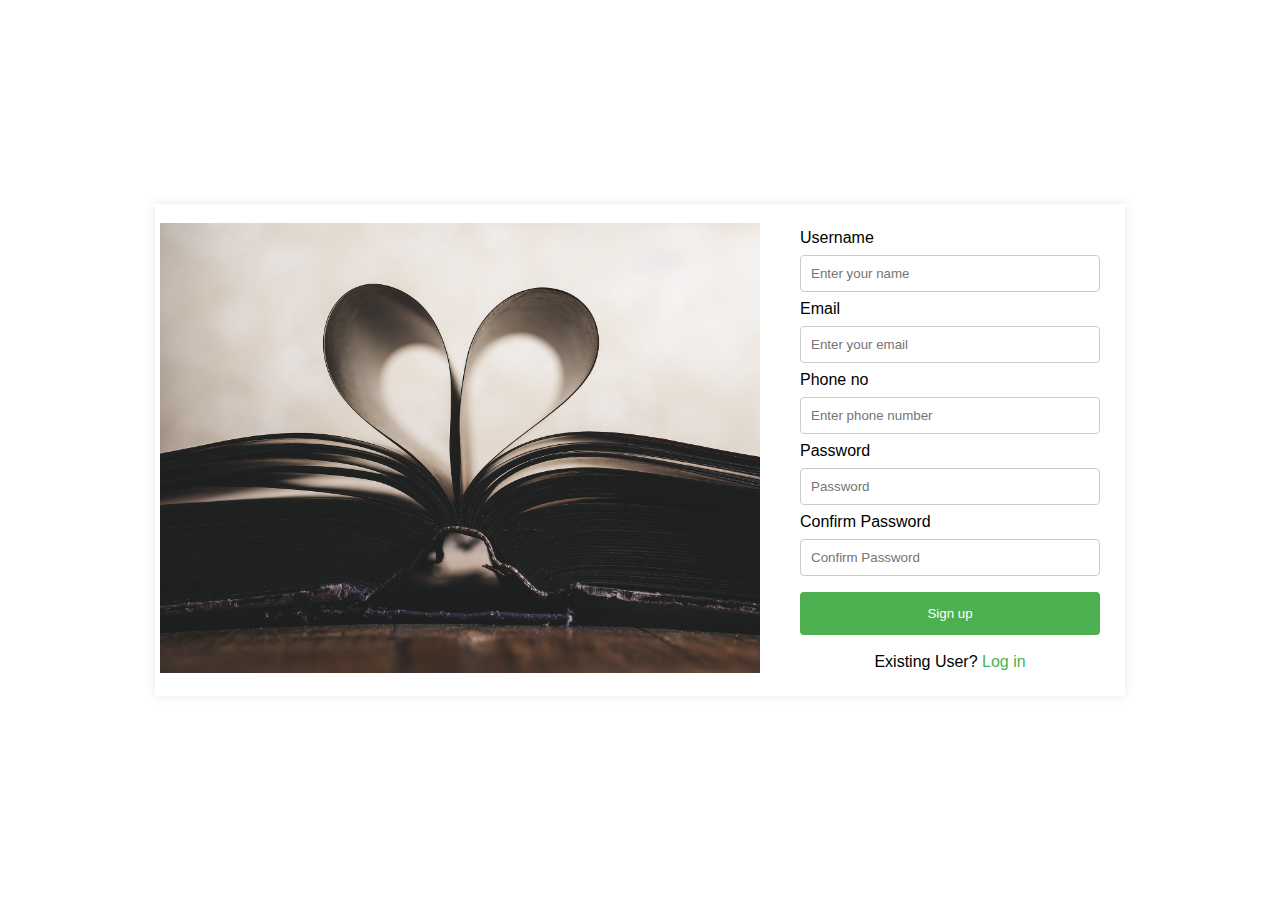
<file: signup.html>
<!DOCTYPE html>
<html lang="en">
<head>
    <meta charset="UTF-8">
    <meta name="viewport" content="width=device-width, initial-scale=1.0">
    <title>Sign up</title>
    <link rel="stylesheet" href="style.css">
</head>
<body>
    
    <div class="login-container">
        
        <div class="login-container1">
            
            <div class="logimg">
                <img src="./Images/paperHeart.jpg" alt="" srcset="" style="height: 450px;">
            </div>
            <div class="logform">
                <div class="container">
                    
                    <form id="signupForm">
                        <label for="username">Username</label>
                        <input type="text" id="username" name="username" required placeholder="Enter your name">
                        <label for="email">Email</label>
                        <input type="email" id="email" name="email" required placeholder="Enter your email">
                        <label for="phone">Phone no</label>
                        <input type="tel" id="phone" name="phone" required placeholder="Enter phone number">
                        <label for="password">Password</label>
                        <input type="password" id="password" name="password" required placeholder="Password">
                        <label for="confirm-password">Confirm Password</label>
                        <input type="password" id="confirm-password" name="confirm-password" required placeholder="Confirm Password">
                        <input type="submit" value="Sign up">
                    </form>
                    <div class="switch-btn">
                        <p>Existing User? <a href="login.html">Log in</a></p>
                    </div>
                </div>
            </div>
        </div>
    </div>
    <script src="https://code.jquery.com/jquery-3.6.0.min.js"></script>
    <script src="script.js"></script>
</body>
</html>
</file>
<file: style.css>
*{
    margin: 0;
    padding: 0;
    font-family: sans-serif;
}

.login-container{
    /* border: 10px solid red; */
    height: 100vh;
    display: flex;
    justify-content: center;
    /* text-align: center; */
    align-items: center;

}

.login-container1{
    /* border: 10px solid red; */
    display: flex;
    justify-content: center;
    /* text-align: center; */
    align-items: center;
    padding: 5px;
    gap: 20px;
    box-shadow: 0px 0px 10px rgba(0, 0, 0, 0.1);


}


.logimg img{
   
    height: 15rem;
}

.container {
    background-color: white;
    padding: 20px;
    border-radius: 8px;
    /* box-shadow: 0px 0px 10px rgba(0, 0, 0, 0.1); */
    width: 300px;
  }
input[type="text"], input[type="password"],input[type="email"], input[type="number"],input[type="tel"] {
    width: 100%;
    padding: 10px;
    margin: 8px 0;
    border: 1px solid #ccc;
    border-radius: 4px;
    box-sizing: border-box;
  }
  input[type="submit"] {
    width: 100%;
    background-color: #4CAF50;
    color: white;
    padding: 14px 20px;
    margin: 8px 0;
    border: none;
    border-radius: 4px;
    cursor: pointer;
  }
  input[type="submit"]:hover {
    background-color: #45a049;
  }
  .switch-btn {
    text-align: center;
    margin-top: 10px;
  }
  .switch-btn a {
    text-decoration: none;
    color: #4CAF50;
  }

  /* #containerz1{
    margin-left: 10px;
    padding-left: 10px;
  }
  */
</file>
